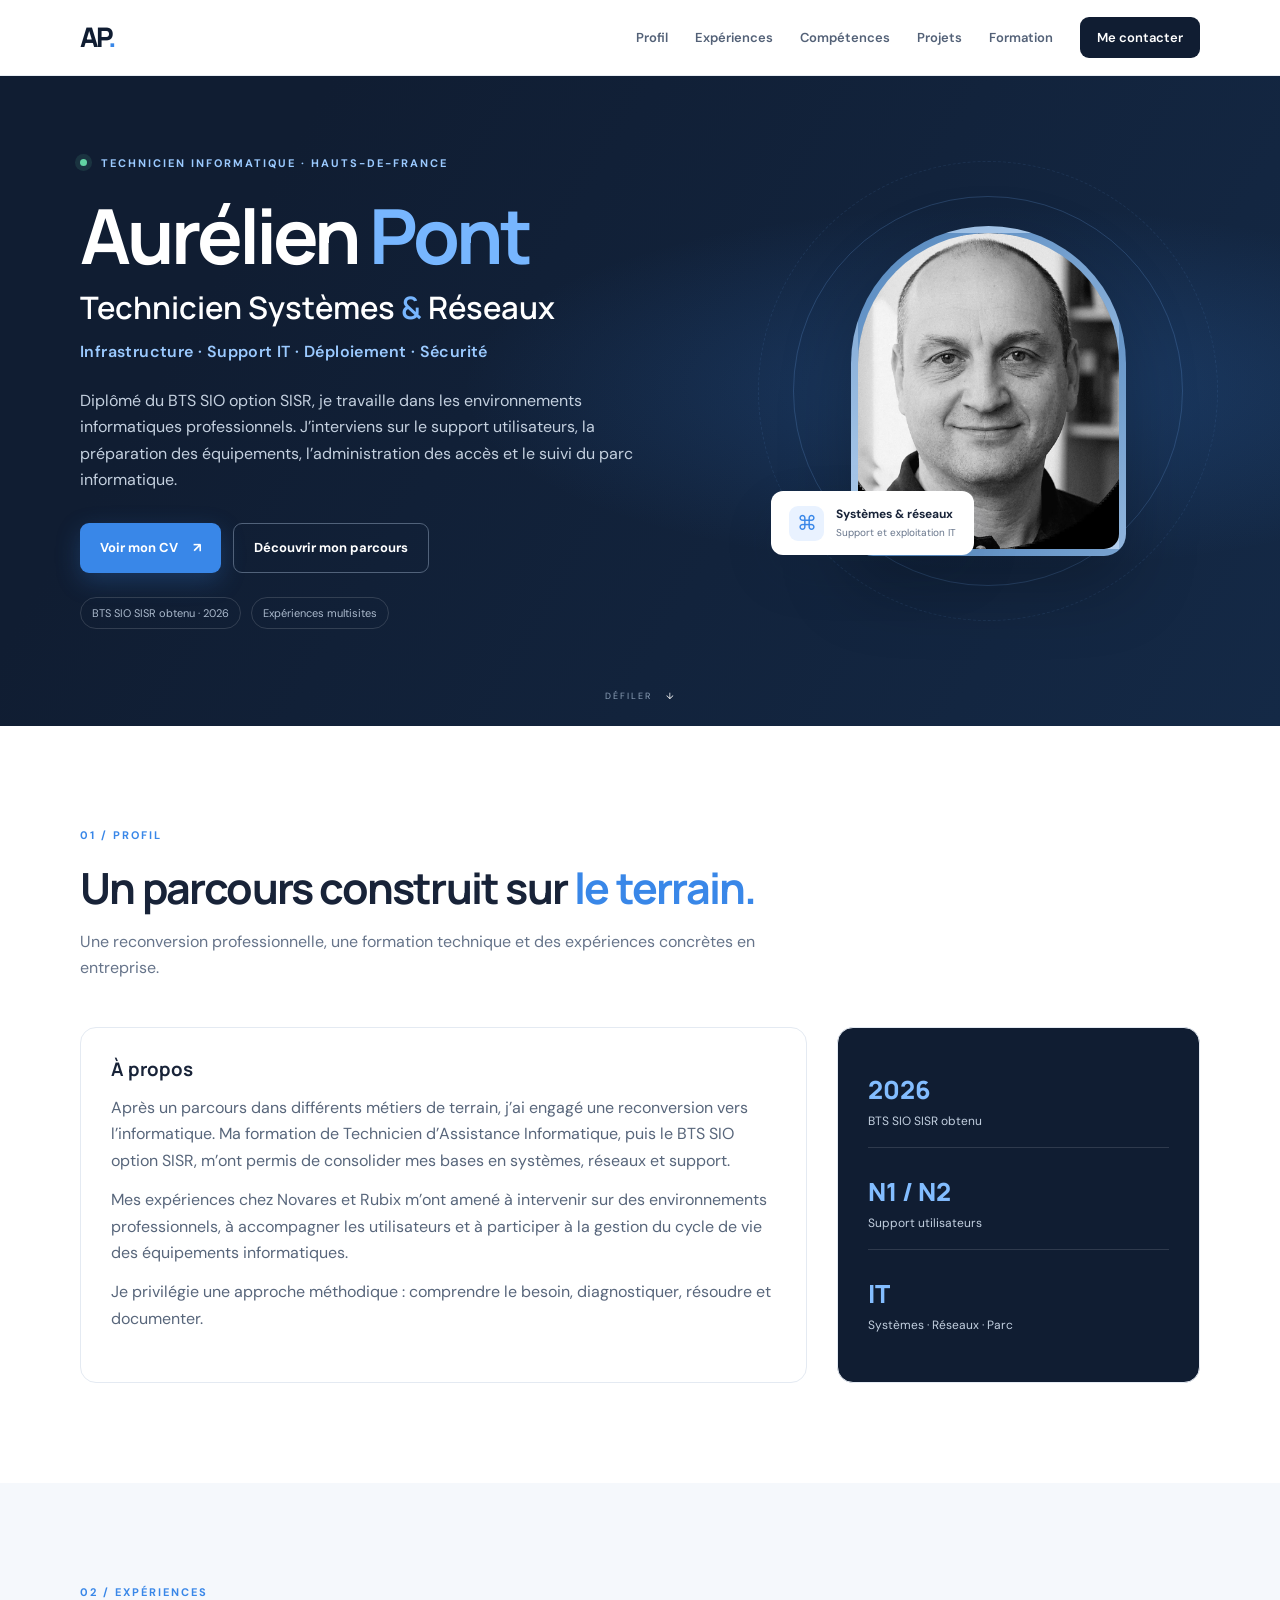
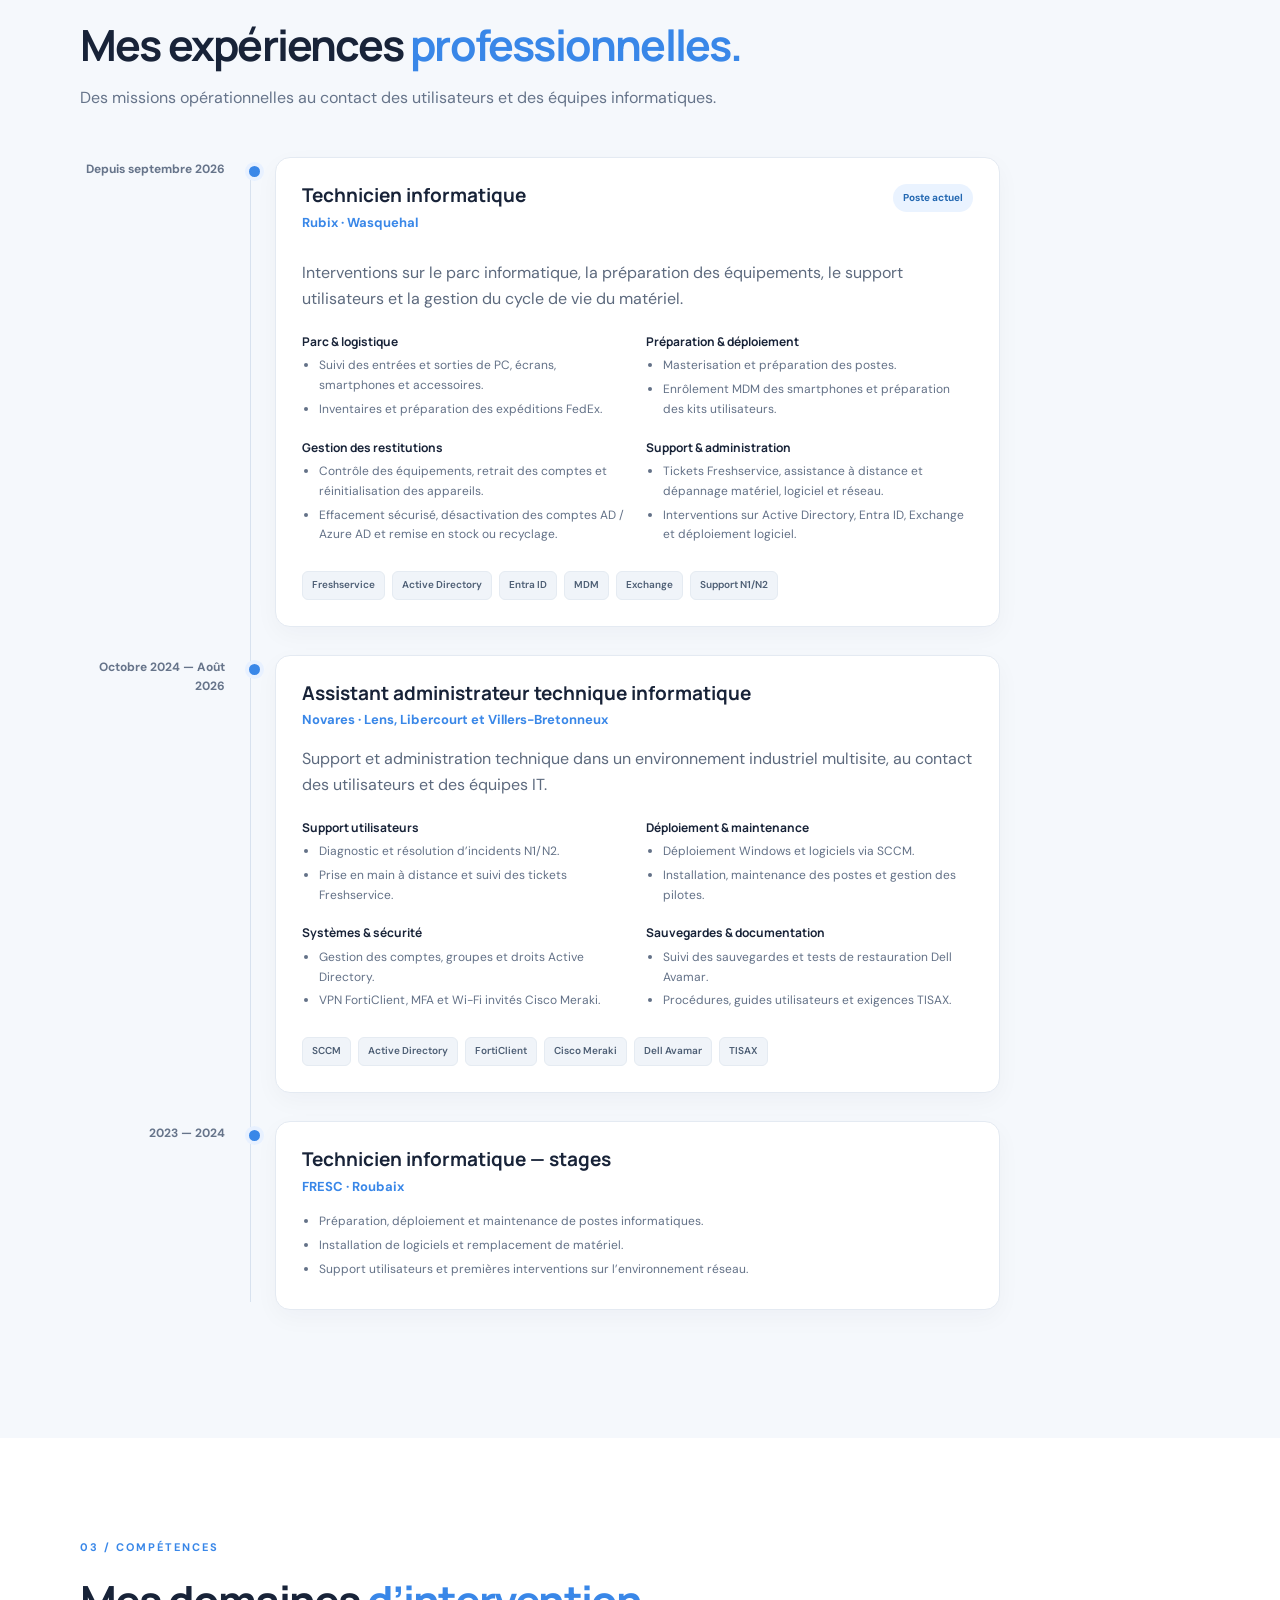
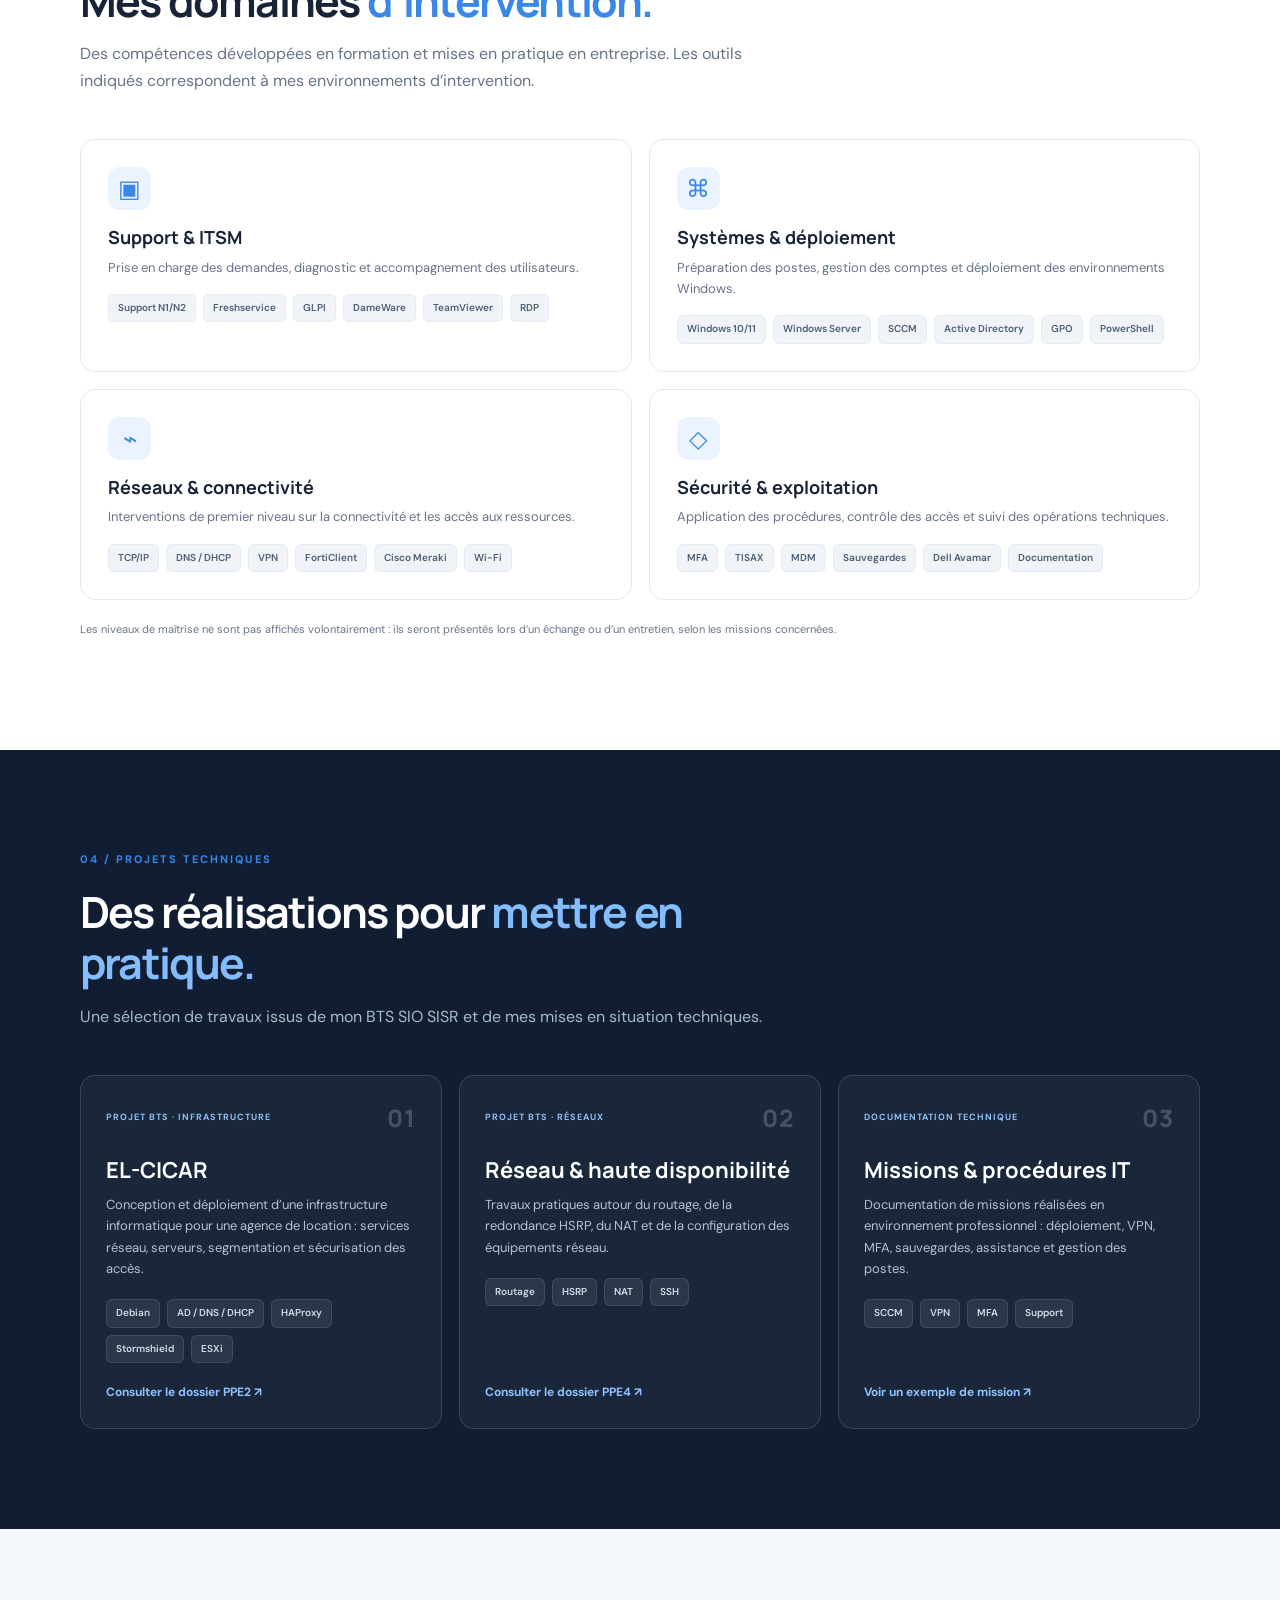
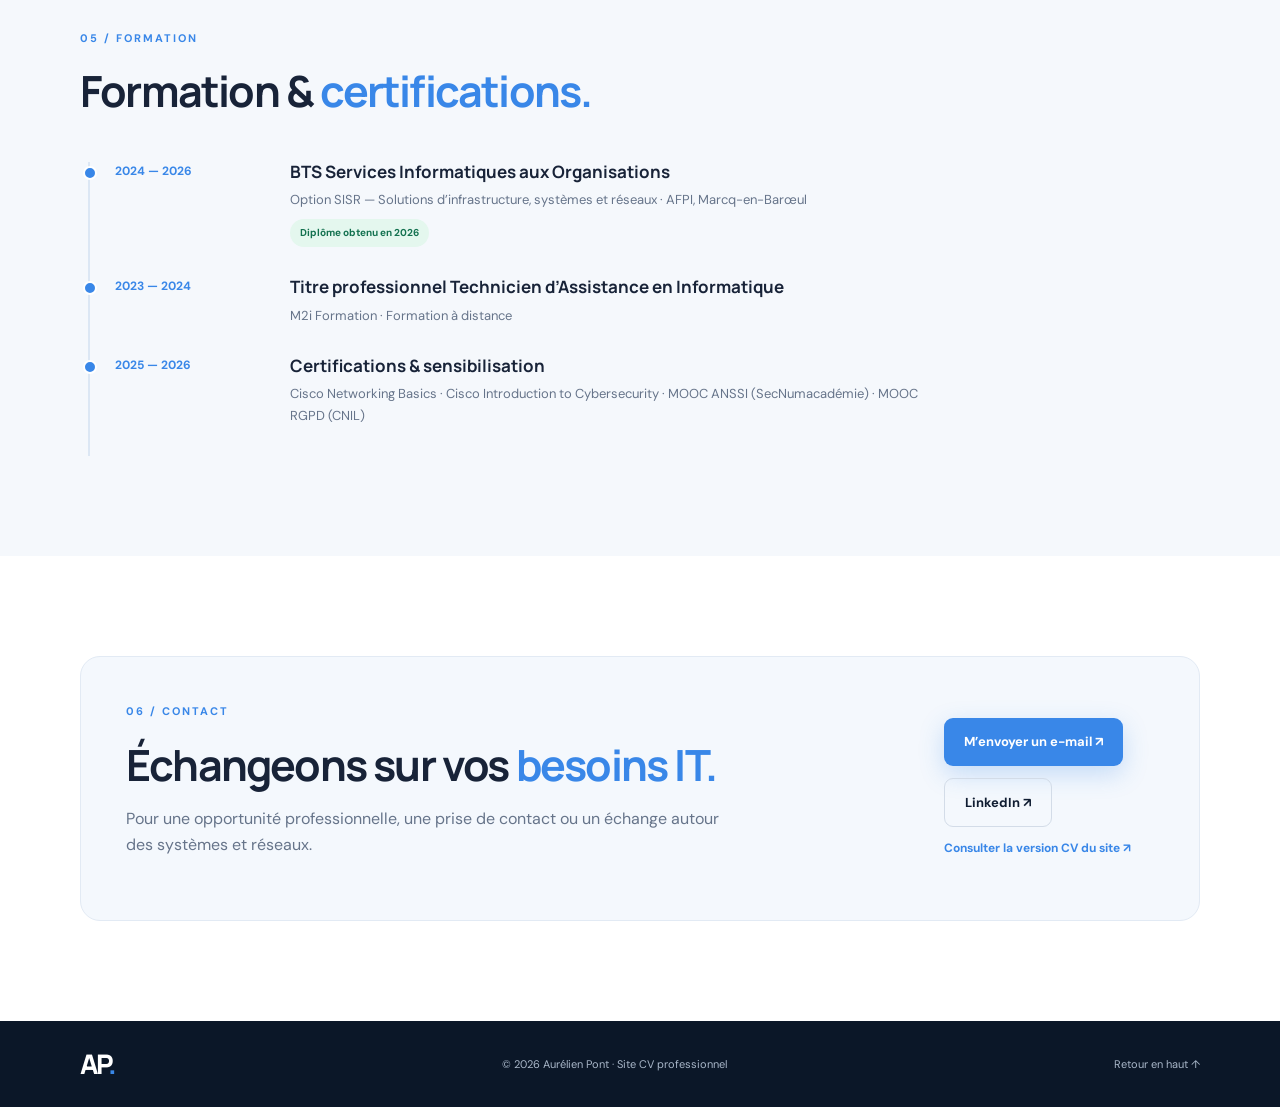
<file: index.html>
<!doctype html>
<html lang="fr">
<head>
  <meta charset="utf-8"><meta name="viewport" content="width=device-width, initial-scale=1">
  <meta name="description" content="Aurélien Pont, technicien systèmes et réseaux. Expériences chez Rubix et Novares, support informatique, systèmes, réseaux et sécurité.">
  <meta name="theme-color" content="#101d32">
  <title>Aurélien Pont — Technicien Systèmes & Réseaux</title>
  <link rel="preconnect" href="https://fonts.googleapis.com"><link rel="preconnect" href="https://fonts.gstatic.com" crossorigin>
  <link href="https://fonts.googleapis.com/css2?family=DM+Sans:wght@400;500;600;700&family=Manrope:wght@400;500;600;700;800&display=swap" rel="stylesheet">
  <link rel="stylesheet" href="assets/css/style.css">
</head>
<body>
<header class="header"><a class="brand" href="#accueil">AP<span>.</span></a><button class="menu-toggle" aria-label="Ouvrir le menu" aria-expanded="false">☰</button><nav class="nav"><a href="#profil">Profil</a><a href="#experiences">Expériences</a><a href="#competences">Compétences</a><a href="#projets">Projets</a><a href="#formation">Formation</a><a class="nav-cta" href="#contact">Me contacter</a></nav></header>
<main>
<section class="hero" id="accueil"><div class="hero-bg"></div><div class="container hero-grid"><div class="hero-copy"><p class="eyebrow"><span class="status-dot"></span> TECHNICIEN INFORMATIQUE · HAUTS-DE-FRANCE</p><h1>Aurélien <span>Pont</span></h1><h2>Technicien Systèmes <span>&</span> Réseaux</h2><p class="hero-lead">Infrastructure · Support IT · Déploiement · Sécurité</p><p class="hero-text">Diplômé du BTS SIO option SISR, je travaille dans les environnements informatiques professionnels. J’interviens sur le support utilisateurs, la préparation des équipements, l’administration des accès et le suivi du parc informatique.</p><div class="hero-actions"><a class="btn btn-primary" href="cv.html">Voir mon CV <span>↗</span></a><a class="btn btn-ghost" href="#experiences">Découvrir mon parcours</a></div><div class="hero-tags"><span>BTS SIO SISR obtenu · 2026</span><span>Expériences multisites</span></div></div><div class="hero-visual"><div class="photo-frame"><img src="assets/images/aurelien-pont.jpg" alt="Portrait d’Aurélien Pont" onerror="this.style.display='none'"><div class="photo-fallback">AP</div></div><div class="floating-card"><span class="card-icon">⌘</span><div><strong>Systèmes & réseaux</strong><small>Support et exploitation IT</small></div></div><div class="orbit orbit-one"></div><div class="orbit orbit-two"></div></div></div><a class="scroll-hint" href="#profil">DÉFILER <span>↓</span></a></section>
<section class="section" id="profil"><div class="container"><div class="section-heading"><p class="eyebrow">01 / PROFIL</p><h2>Un parcours construit sur <span>le terrain.</span></h2><p>Une reconversion professionnelle, une formation technique et des expériences concrètes en entreprise.</p></div><div class="profile-grid"><article class="profile-main"><h3>À propos</h3><p>Après un parcours dans différents métiers de terrain, j’ai engagé une reconversion vers l’informatique. Ma formation de Technicien d’Assistance Informatique, puis le BTS SIO option SISR, m’ont permis de consolider mes bases en systèmes, réseaux et support.</p><p>Mes expériences chez Novares et Rubix m’ont amené à intervenir sur des environnements professionnels, à accompagner les utilisateurs et à participer à la gestion du cycle de vie des équipements informatiques.</p><p>Je privilégie une approche méthodique : comprendre le besoin, diagnostiquer, résoudre et documenter.</p></article><aside class="profile-aside"><div class="fact"><span class="fact-number">2026</span><span class="fact-label">BTS SIO SISR obtenu</span></div><div class="fact"><span class="fact-number">N1 / N2</span><span class="fact-label">Support utilisateurs</span></div><div class="fact"><span class="fact-number">IT</span><span class="fact-label">Systèmes · Réseaux · Parc</span></div></aside></div></div></section>
<section class="section section-soft" id="experiences"><div class="container"><div class="section-heading"><p class="eyebrow">02 / EXPÉRIENCES</p><h2>Mes expériences <span>professionnelles.</span></h2><p>Des missions opérationnelles au contact des utilisateurs et des équipes informatiques.</p></div><div class="timeline">
<article class="timeline-item current"><div class="timeline-date">Depuis septembre 2026</div><div class="timeline-card"><div class="company-line"><div><h3>Technicien informatique</h3><p class="company">Rubix · Wasquehal</p></div><span class="pill">Poste actuel</span></div><p>Interventions sur le parc informatique, la préparation des équipements, le support utilisateurs et la gestion du cycle de vie du matériel.</p><div class="mission-grid"><div><h4>Parc & logistique</h4><ul><li>Suivi des entrées et sorties de PC, écrans, smartphones et accessoires.</li><li>Inventaires et préparation des expéditions FedEx.</li></ul></div><div><h4>Préparation & déploiement</h4><ul><li>Masterisation et préparation des postes.</li><li>Enrôlement MDM des smartphones et préparation des kits utilisateurs.</li></ul></div><div><h4>Gestion des restitutions</h4><ul><li>Contrôle des équipements, retrait des comptes et réinitialisation des appareils.</li><li>Effacement sécurisé, désactivation des comptes AD / Azure AD et remise en stock ou recyclage.</li></ul></div><div><h4>Support & administration</h4><ul><li>Tickets Freshservice, assistance à distance et dépannage matériel, logiciel et réseau.</li><li>Interventions sur Active Directory, Entra ID, Exchange et déploiement logiciel.</li></ul></div></div><div class="chips"><span>Freshservice</span><span>Active Directory</span><span>Entra ID</span><span>MDM</span><span>Exchange</span><span>Support N1/N2</span></div></div></article>
<article class="timeline-item"><div class="timeline-date">Octobre 2024 — Août 2026</div><div class="timeline-card"><h3>Assistant administrateur technique informatique</h3><p class="company">Novares · Lens, Libercourt et Villers-Bretonneux</p><p>Support et administration technique dans un environnement industriel multisite, au contact des utilisateurs et des équipes IT.</p><div class="mission-grid"><div><h4>Support utilisateurs</h4><ul><li>Diagnostic et résolution d’incidents N1/N2.</li><li>Prise en main à distance et suivi des tickets Freshservice.</li></ul></div><div><h4>Déploiement & maintenance</h4><ul><li>Déploiement Windows et logiciels via SCCM.</li><li>Installation, maintenance des postes et gestion des pilotes.</li></ul></div><div><h4>Systèmes & sécurité</h4><ul><li>Gestion des comptes, groupes et droits Active Directory.</li><li>VPN FortiClient, MFA et Wi-Fi invités Cisco Meraki.</li></ul></div><div><h4>Sauvegardes & documentation</h4><ul><li>Suivi des sauvegardes et tests de restauration Dell Avamar.</li><li>Procédures, guides utilisateurs et exigences TISAX.</li></ul></div></div><div class="chips"><span>SCCM</span><span>Active Directory</span><span>FortiClient</span><span>Cisco Meraki</span><span>Dell Avamar</span><span>TISAX</span></div></div></article>
<article class="timeline-item"><div class="timeline-date">2023 — 2024</div><div class="timeline-card"><h3>Technicien informatique — stages</h3><p class="company">FRESC · Roubaix</p><ul><li>Préparation, déploiement et maintenance de postes informatiques.</li><li>Installation de logiciels et remplacement de matériel.</li><li>Support utilisateurs et premières interventions sur l’environnement réseau.</li></ul></div></article>
</div></div></section>
<section class="section" id="competences"><div class="container"><div class="section-heading"><p class="eyebrow">03 / COMPÉTENCES</p><h2>Mes domaines <span>d’intervention.</span></h2><p>Des compétences développées en formation et mises en pratique en entreprise. Les outils indiqués correspondent à mes environnements d’intervention.</p></div><div class="skill-grid">
<div class="skill-card"><div class="skill-icon">▣</div><h3>Support & ITSM</h3><p>Prise en charge des demandes, diagnostic et accompagnement des utilisateurs.</p><div class="chips"><span>Support N1/N2</span><span>Freshservice</span><span>GLPI</span><span>DameWare</span><span>TeamViewer</span><span>RDP</span></div></div>
<div class="skill-card"><div class="skill-icon">⌘</div><h3>Systèmes & déploiement</h3><p>Préparation des postes, gestion des comptes et déploiement des environnements Windows.</p><div class="chips"><span>Windows 10/11</span><span>Windows Server</span><span>SCCM</span><span>Active Directory</span><span>GPO</span><span>PowerShell</span></div></div>
<div class="skill-card"><div class="skill-icon">⌁</div><h3>Réseaux & connectivité</h3><p>Interventions de premier niveau sur la connectivité et les accès aux ressources.</p><div class="chips"><span>TCP/IP</span><span>DNS / DHCP</span><span>VPN</span><span>FortiClient</span><span>Cisco Meraki</span><span>Wi-Fi</span></div></div>
<div class="skill-card"><div class="skill-icon">◇</div><h3>Sécurité & exploitation</h3><p>Application des procédures, contrôle des accès et suivi des opérations techniques.</p><div class="chips"><span>MFA</span><span>TISAX</span><span>MDM</span><span>Sauvegardes</span><span>Dell Avamar</span><span>Documentation</span></div></div>
</div><p class="note">Les niveaux de maîtrise ne sont pas affichés volontairement : ils seront présentés lors d’un échange ou d’un entretien, selon les missions concernées.</p></div></section>
<section class="section section-dark" id="projets"><div class="container"><div class="section-heading light"><p class="eyebrow">04 / PROJETS TECHNIQUES</p><h2>Des réalisations pour <span>mettre en pratique.</span></h2><p>Une sélection de travaux issus de mon BTS SIO SISR et de mes mises en situation techniques.</p></div><div class="project-grid"><article class="project-card"><div class="project-top"><span class="project-label">PROJET BTS · INFRASTRUCTURE</span><span class="project-symbol">01</span></div><h3>EL-CICAR</h3><p>Conception et déploiement d’une infrastructure informatique pour une agence de location : services réseau, serveurs, segmentation et sécurisation des accès.</p><div class="chips"><span>Debian</span><span>AD / DNS / DHCP</span><span>HAProxy</span><span>Stormshield</span><span>ESXi</span></div><a href="portfolio/PPE/ppe2.html" class="text-link">Consulter le dossier PPE2 ↗</a></article><article class="project-card"><div class="project-top"><span class="project-label">PROJET BTS · RÉSEAUX</span><span class="project-symbol">02</span></div><h3>Réseau & haute disponibilité</h3><p>Travaux pratiques autour du routage, de la redondance HSRP, du NAT et de la configuration des équipements réseau.</p><div class="chips"><span>Routage</span><span>HSRP</span><span>NAT</span><span>SSH</span></div><a href="portfolio/PPE/ppe4.html" class="text-link">Consulter le dossier PPE4 ↗</a></article><article class="project-card"><div class="project-top"><span class="project-label">DOCUMENTATION TECHNIQUE</span><span class="project-symbol">03</span></div><h3>Missions & procédures IT</h3><p>Documentation de missions réalisées en environnement professionnel : déploiement, VPN, MFA, sauvegardes, assistance et gestion des postes.</p><div class="chips"><span>SCCM</span><span>VPN</span><span>MFA</span><span>Support</span></div><a href="portfolio/mission/sccm.html" class="text-link">Voir un exemple de mission ↗</a></article></div></div></section>
<section class="section section-soft" id="formation"><div class="container"><div class="section-heading"><p class="eyebrow">05 / FORMATION</p><h2>Formation & <span>certifications.</span></h2></div><div class="education-list"><div class="education-item"><span class="edu-year">2024 — 2026</span><div><h3>BTS Services Informatiques aux Organisations</h3><p>Option SISR — Solutions d’infrastructure, systèmes et réseaux · AFPI, Marcq-en-Barœul</p><span class="pill pill-green">Diplôme obtenu en 2026</span></div></div><div class="education-item"><span class="edu-year">2023 — 2024</span><div><h3>Titre professionnel Technicien d’Assistance en Informatique</h3><p>M2i Formation · Formation à distance</p></div></div><div class="education-item"><span class="edu-year">2025 — 2026</span><div><h3>Certifications & sensibilisation</h3><p>Cisco Networking Basics · Cisco Introduction to Cybersecurity · MOOC ANSSI (SecNumacadémie) · MOOC RGPD (CNIL)</p></div></div></div></div></section>
<section class="section" id="contact"><div class="container contact-panel"><div><p class="eyebrow">06 / CONTACT</p><h2>Échangeons sur vos <span>besoins IT.</span></h2><p>Pour une opportunité professionnelle, une prise de contact ou un échange autour des systèmes et réseaux.</p></div><div class="contact-actions"><a class="btn btn-primary" href="mailto:aurelienpont@gmail.com">M’envoyer un e-mail ↗</a><a class="btn btn-outline" href="https://www.linkedin.com/in/aurelienpont" target="_blank" rel="noopener">LinkedIn ↗</a><a class="text-link" href="cv.html">Consulter la version CV du site ↗</a></div></div></section>
</main><footer class="footer"><div class="container footer-inner"><a class="brand" href="#accueil">AP<span>.</span></a><p>© <span id="year"></span> Aurélien Pont · Site CV professionnel</p><a href="#accueil">Retour en haut ↑</a></div></footer>
<script src="assets/js/main.js"></script>
</body></html>
</file>
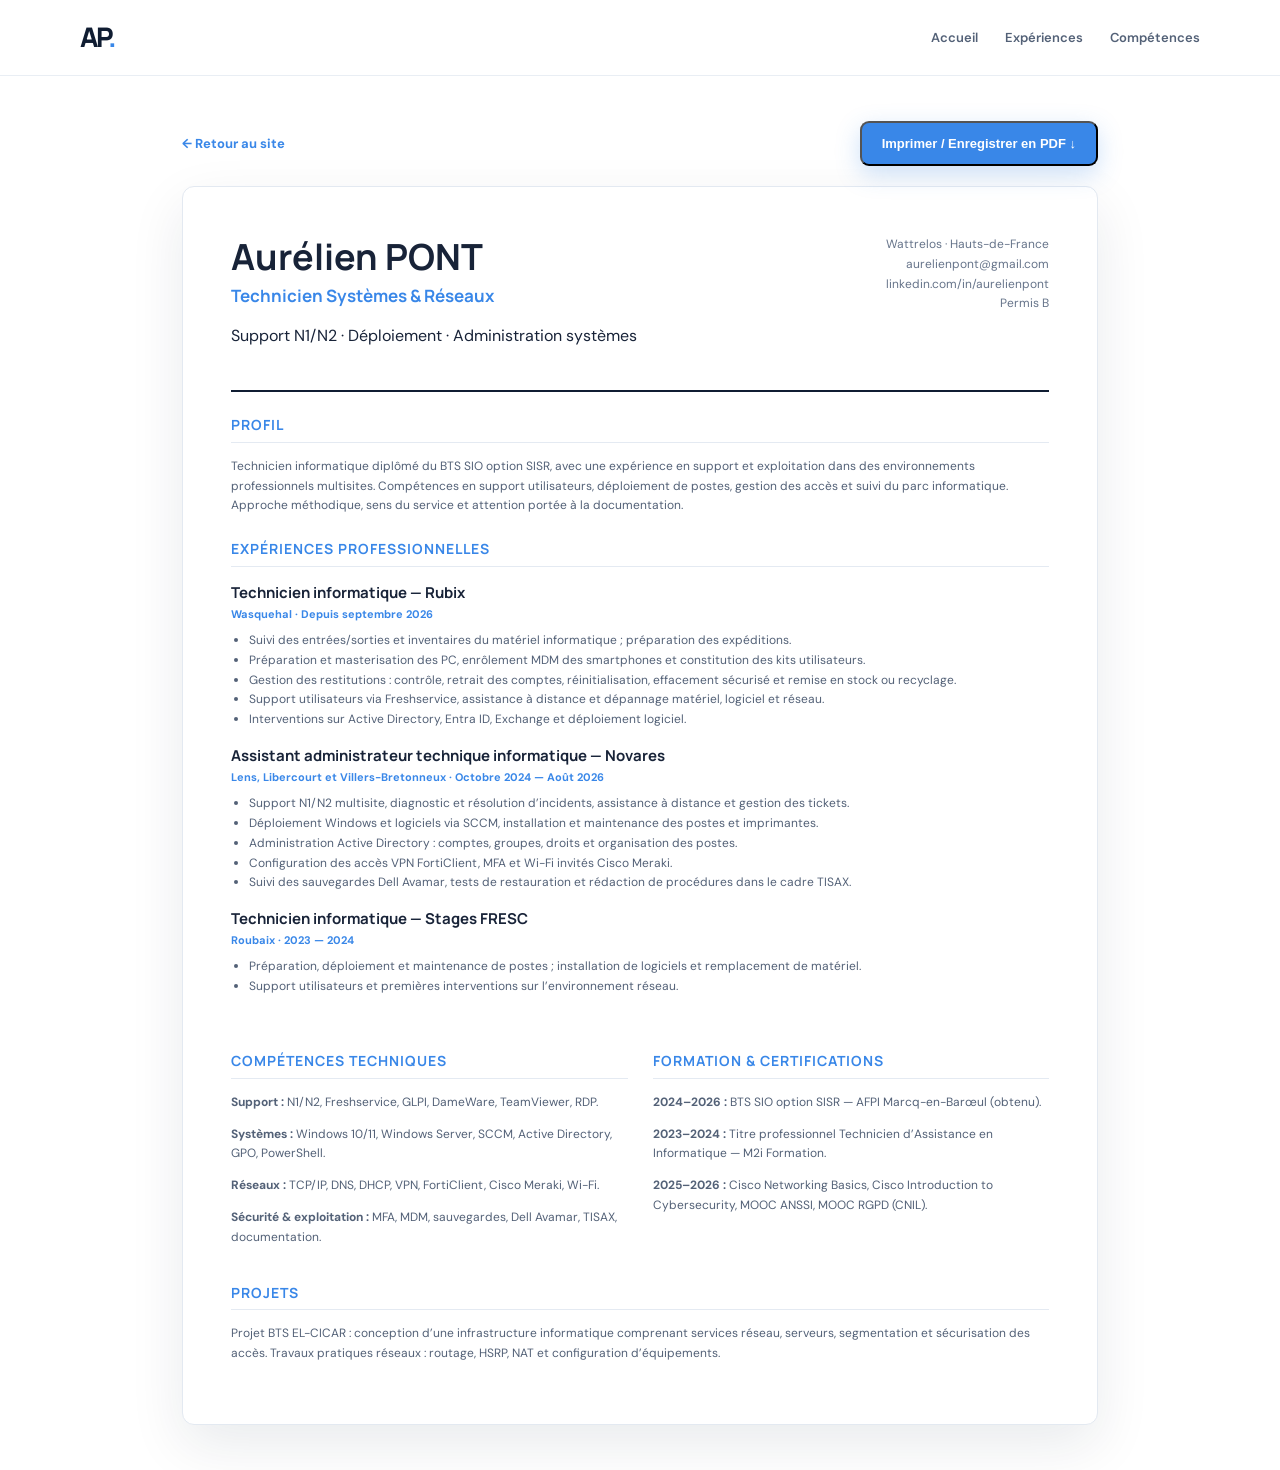
<file: cv.html>
<!doctype html><html lang="fr"><head><meta charset="utf-8"><meta name="viewport" content="width=device-width,initial-scale=1"><title>CV — Aurélien Pont</title><link href="https://fonts.googleapis.com/css2?family=DM+Sans:wght@400;500;600;700&family=Manrope:wght@600;700;800&display=swap" rel="stylesheet"><link rel="stylesheet" href="assets/css/style.css"><style>.cv-wrap{max-width:960px;margin:45px auto;padding:0 22px}.cv-sheet{background:#fff;border:1px solid #e3e9f1;box-shadow:var(--shadow);border-radius:12px;padding:48px}.cv-head{display:flex;justify-content:space-between;gap:30px;border-bottom:2px solid var(--navy);padding-bottom:25px}.cv-head h1{font-size:36px;margin:0}.cv-head h2{font-size:17px;color:var(--blue);margin:8px 0}.cv-contact{text-align:right;color:var(--muted);font-size:12px}.cv-section{margin-top:25px}.cv-section h3{font-size:14px;letter-spacing:1px;color:var(--blue);text-transform:uppercase;border-bottom:1px solid var(--line);padding-bottom:8px}.cv-job{margin:17px 0}.cv-job h4{margin:0;font-size:15px}.cv-meta{font-size:11px;color:var(--blue);font-weight:700;margin:3px 0 8px}.cv-job p,.cv-job li,.cv-section p{font-size:12px;color:#536177}.cv-job ul{padding-left:18px;margin:5px 0}.cv-columns{display:grid;grid-template-columns:1fr 1fr;gap:25px}.cv-actions{display:flex;justify-content:space-between;align-items:center;margin-bottom:20px}.cv-actions a{color:var(--blue);font-size:13px;font-weight:700}@media(max-width:650px){.cv-sheet{padding:24px}.cv-head{display:block}.cv-contact{text-align:left;margin-top:15px}.cv-columns{grid-template-columns:1fr}.cv-head h1{font-size:29px}}@media print{body{background:#fff}.header,.footer,.cv-actions{display:none!important}.cv-wrap{margin:0;padding:0;max-width:none}.cv-sheet{border:0;box-shadow:none;border-radius:0;padding:10mm}.cv-section,.cv-job{break-inside:avoid}@page{size:A4;margin:10mm}}
</style></head><body><header class="header"><a class="brand" href="index.html">AP<span>.</span></a><nav class="nav"><a href="index.html">Accueil</a><a href="index.html#experiences">Expériences</a><a href="index.html#competences">Compétences</a></nav></header><main class="cv-wrap"><div class="cv-actions"><a href="index.html">← Retour au site</a><button class="btn btn-primary" onclick="window.print()">Imprimer / Enregistrer en PDF ↓</button></div><article class="cv-sheet"><div class="cv-head"><div><h1>Aurélien PONT</h1><h2>Technicien Systèmes & Réseaux</h2><p>Support N1/N2 · Déploiement · Administration systèmes</p></div><div class="cv-contact">Wattrelos · Hauts-de-France<br><a href="mailto:aurelienpont@gmail.com">aurelienpont@gmail.com</a><br><a href="https://www.linkedin.com/in/aurelienpont">linkedin.com/in/aurelienpont</a><br>Permis B</div></div>
<section class="cv-section"><h3>Profil</h3><p>Technicien informatique diplômé du BTS SIO option SISR, avec une expérience en support et exploitation dans des environnements professionnels multisites. Compétences en support utilisateurs, déploiement de postes, gestion des accès et suivi du parc informatique. Approche méthodique, sens du service et attention portée à la documentation.</p></section>
<section class="cv-section"><h3>Expériences professionnelles</h3><div class="cv-job"><h4>Technicien informatique — Rubix</h4><div class="cv-meta">Wasquehal · Depuis septembre 2026</div><ul><li>Suivi des entrées/sorties et inventaires du matériel informatique ; préparation des expéditions.</li><li>Préparation et masterisation des PC, enrôlement MDM des smartphones et constitution des kits utilisateurs.</li><li>Gestion des restitutions : contrôle, retrait des comptes, réinitialisation, effacement sécurisé et remise en stock ou recyclage.</li><li>Support utilisateurs via Freshservice, assistance à distance et dépannage matériel, logiciel et réseau.</li><li>Interventions sur Active Directory, Entra ID, Exchange et déploiement logiciel.</li></ul></div><div class="cv-job"><h4>Assistant administrateur technique informatique — Novares</h4><div class="cv-meta">Lens, Libercourt et Villers-Bretonneux · Octobre 2024 — Août 2026</div><ul><li>Support N1/N2 multisite, diagnostic et résolution d’incidents, assistance à distance et gestion des tickets.</li><li>Déploiement Windows et logiciels via SCCM, installation et maintenance des postes et imprimantes.</li><li>Administration Active Directory : comptes, groupes, droits et organisation des postes.</li><li>Configuration des accès VPN FortiClient, MFA et Wi-Fi invités Cisco Meraki.</li><li>Suivi des sauvegardes Dell Avamar, tests de restauration et rédaction de procédures dans le cadre TISAX.</li></ul></div><div class="cv-job"><h4>Technicien informatique — Stages FRESC</h4><div class="cv-meta">Roubaix · 2023 — 2024</div><ul><li>Préparation, déploiement et maintenance de postes ; installation de logiciels et remplacement de matériel.</li><li>Support utilisateurs et premières interventions sur l’environnement réseau.</li></ul></div></section>
<div class="cv-columns"><section class="cv-section"><h3>Compétences techniques</h3><p><b>Support :</b> N1/N2, Freshservice, GLPI, DameWare, TeamViewer, RDP.</p><p><b>Systèmes :</b> Windows 10/11, Windows Server, SCCM, Active Directory, GPO, PowerShell.</p><p><b>Réseaux :</b> TCP/IP, DNS, DHCP, VPN, FortiClient, Cisco Meraki, Wi-Fi.</p><p><b>Sécurité & exploitation :</b> MFA, MDM, sauvegardes, Dell Avamar, TISAX, documentation.</p></section><section class="cv-section"><h3>Formation & certifications</h3><p><b>2024–2026 :</b> BTS SIO option SISR — AFPI Marcq-en-Barœul (obtenu).</p><p><b>2023–2024 :</b> Titre professionnel Technicien d’Assistance en Informatique — M2i Formation.</p><p><b>2025–2026 :</b> Cisco Networking Basics, Cisco Introduction to Cybersecurity, MOOC ANSSI, MOOC RGPD (CNIL).</p></section></div>
<section class="cv-section"><h3>Projets</h3><p>Projet BTS EL-CICAR : conception d’une infrastructure informatique comprenant services réseau, serveurs, segmentation et sécurisation des accès. Travaux pratiques réseaux : routage, HSRP, NAT et configuration d’équipements.</p></section>
</article></main></body></html>
</file>
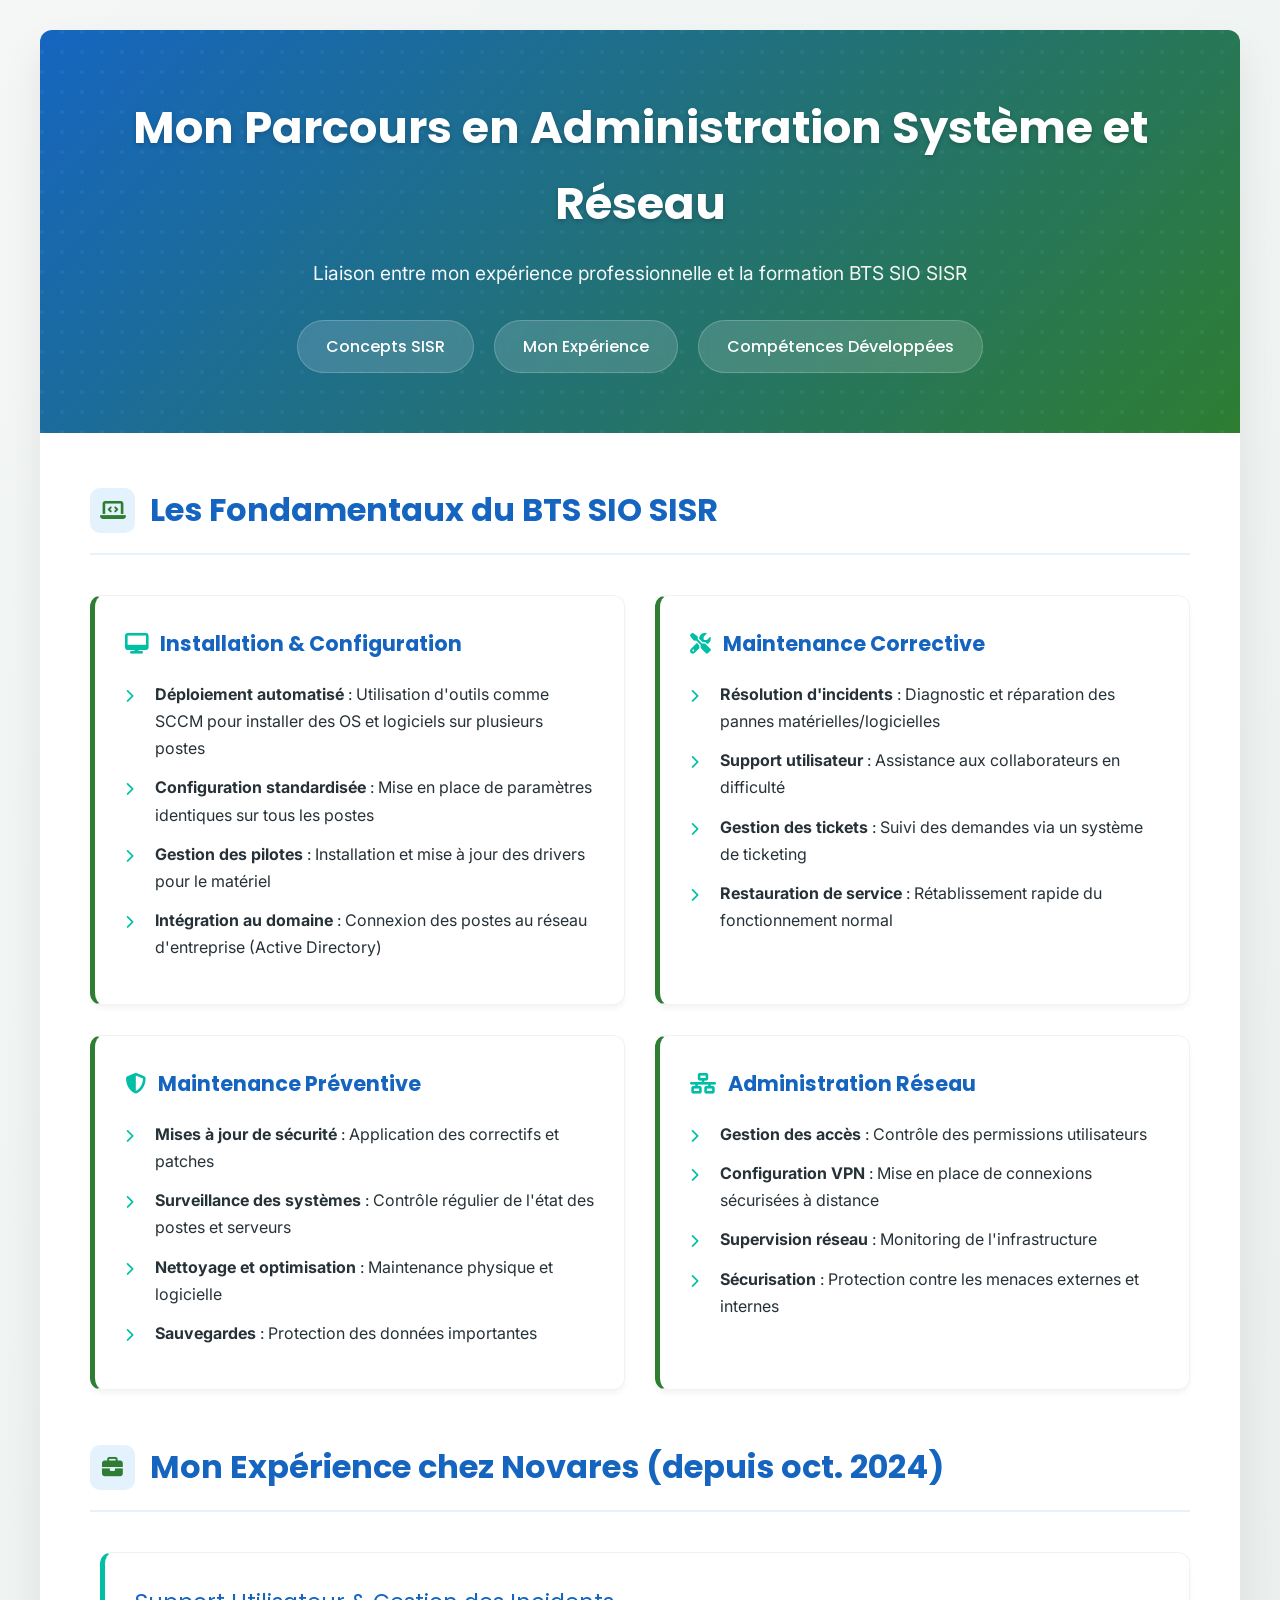
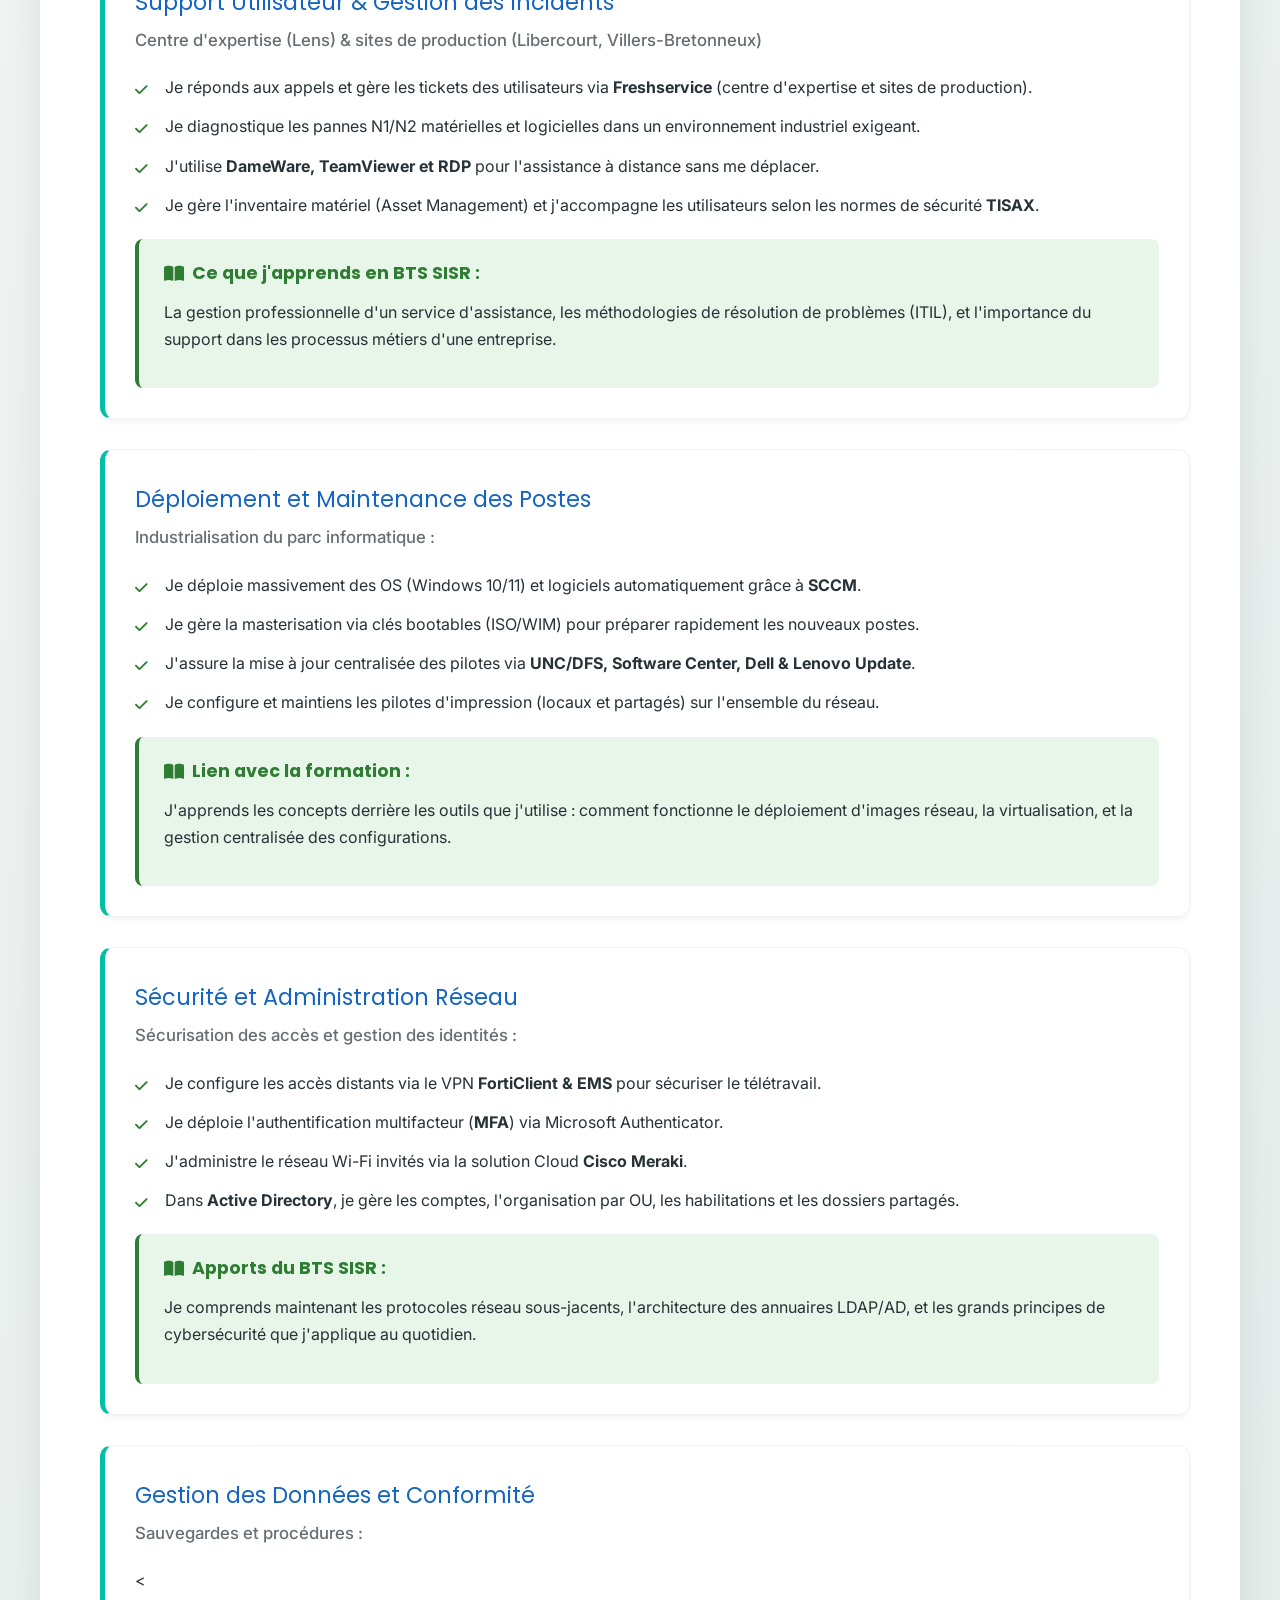
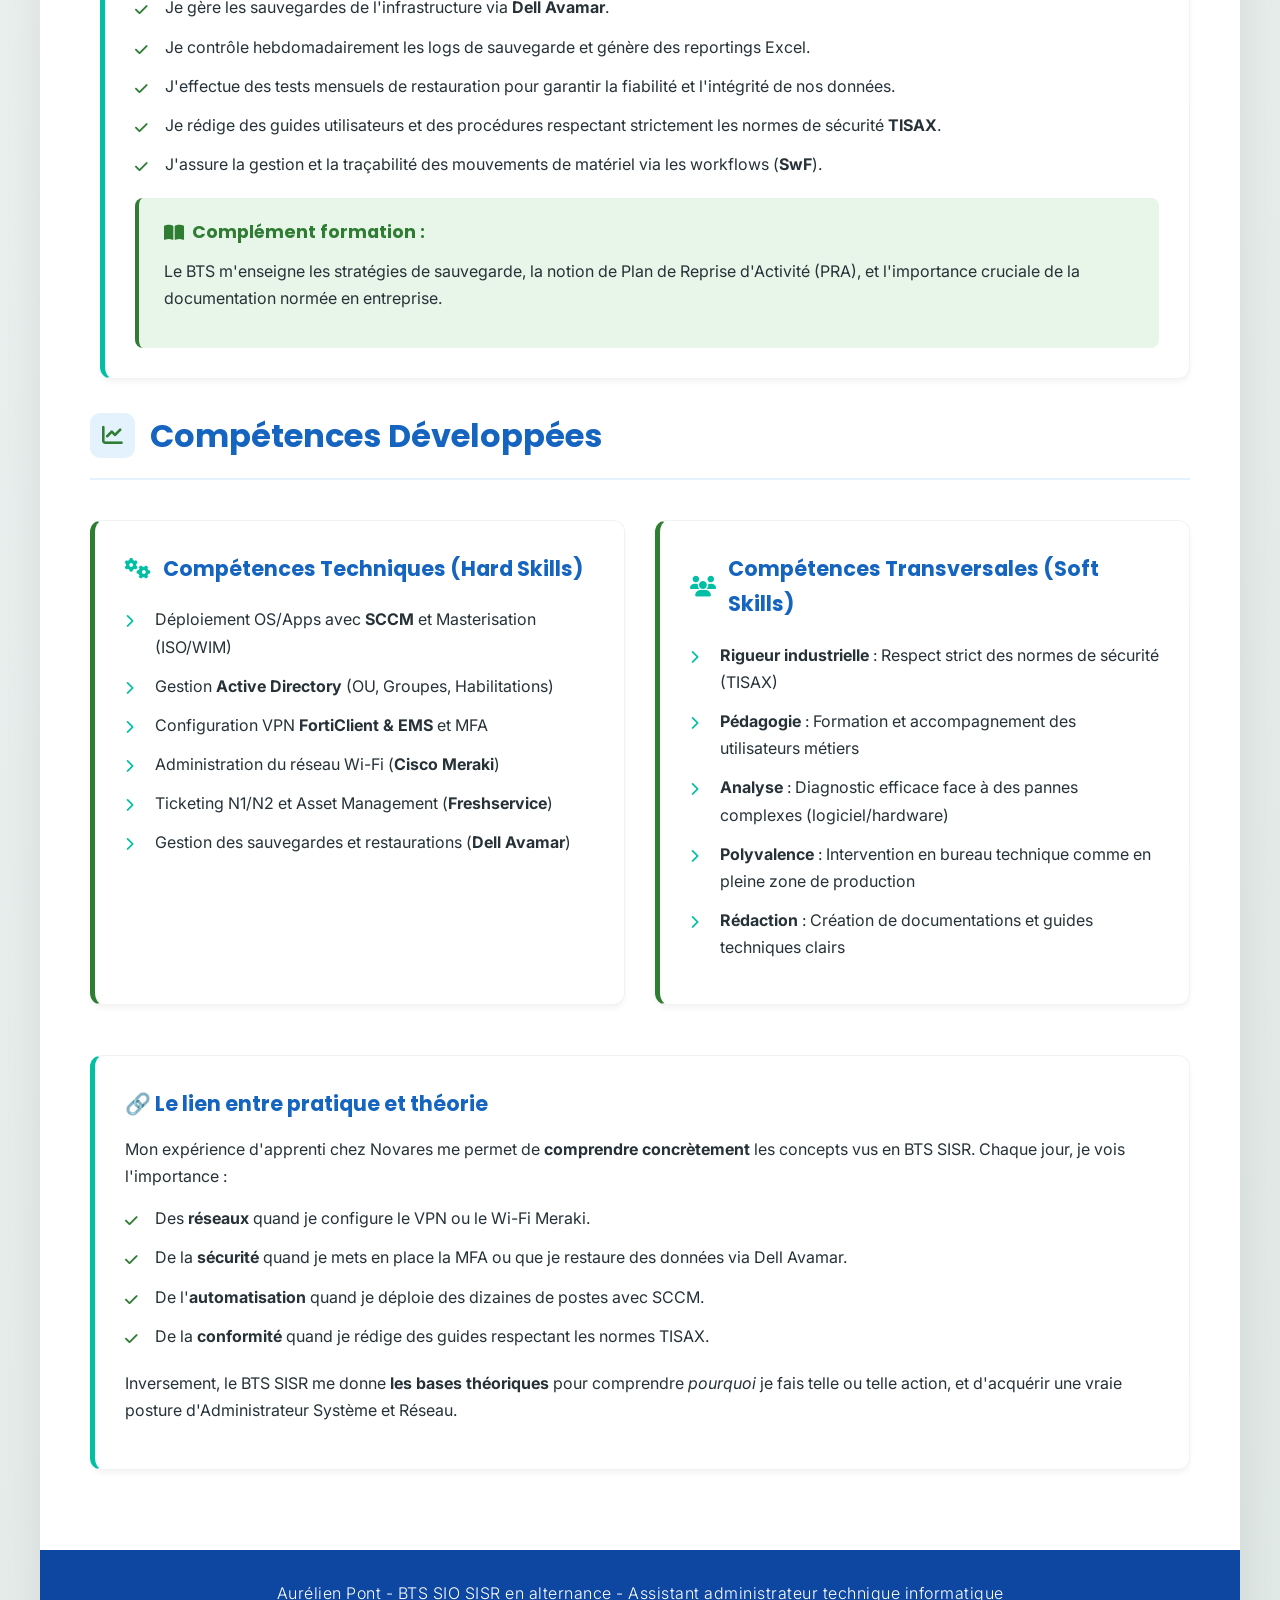
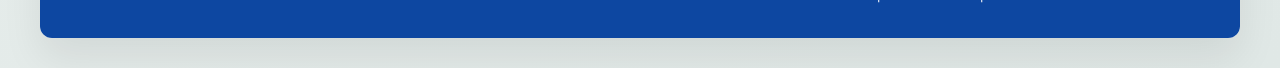
<file: portfolio/mission/parcours-sisr.html>
<!DOCTYPE html>
<html lang="fr">
<head>
    <meta charset="UTF-8">
    <meta name="viewport" content="width=device-width, initial-scale=1.0">
    <title>Mon Parcours SISR - Aurélien Pont</title>
    <!-- Polices & Icônes -->
    <link href="https://fonts.googleapis.com/css2?family=Inter:wght@400;500;600&family=Poppins:wght@500;600;700&display=swap" rel="stylesheet">
    <link rel="stylesheet" href="https://cdnjs.cloudflare.com/ajax/libs/font-awesome/6.4.0/css/all.min.css">
    
    <style>
        /* Variables globales modernisées */
        :root {
            --primary: #1565C0;
            --primary-dark: #0D47A1;
            --secondary: #2E7D32;
            --accent: #00BFA5;
            --light: #E3F2FD;
            --text: #263238;
            --white: #ffffff;
            --bg-gradient-1: #f4f7f6;
            --bg-gradient-2: #e0e8e6;
            --radius: 12px;
            --shadow-sm: 0 4px 6px -1px rgba(0, 0, 0, 0.05);
            --shadow-md: 0 12px 25px -5px rgba(0, 0, 0, 0.1);
            --transition: all 0.3s cubic-bezier(0.4, 0, 0.2, 1);
        }
        
        html {
            scroll-behavior: smooth;
        }

        * {
            margin: 0;
            padding: 0;
            box-sizing: border-box;
        }
        
        ::selection {
            background: var(--accent);
            color: var(--white);
        }

        body {
            font-family: 'Inter', 'Segoe UI', Tahoma, Geneva, Verdana, sans-serif;
            line-height: 1.7;
            color: var(--text);
            background: linear-gradient(135deg, var(--bg-gradient-1), var(--bg-gradient-2));
            padding: 30px 20px;
        }
        
        h1, h2, h3, h4, .exp-title, .nav-btn {
            font-family: 'Poppins', 'Segoe UI', sans-serif;
        }

        .container {
            max-width: 1200px;
            margin: 0 auto;
            background: var(--white);
            border-radius: var(--radius);
            box-shadow: 0 20px 40px rgba(0,0,0,0.08);
            overflow: hidden;
        }
        
        header {
            background: linear-gradient(135deg, var(--primary), var(--secondary));
            position: relative;
            color: white;
            padding: 60px 20px;
            text-align: center;
            overflow: hidden;
        }

        /* Motif subtil en arrière-plan du header */
        header::before {
            content: '';
            position: absolute;
            top: 0; left: 0; right: 0; bottom: 0;
            background: url('data:image/svg+xml;utf8,<svg width="20" height="20" viewBox="0 0 20 20" xmlns="http://www.w3.org/2000/svg"><circle cx="2" cy="2" r="2" fill="rgba(255,255,255,0.05)"/></svg>');
            pointer-events: none;
        }

        .header-content {
            position: relative;
            z-index: 1;
        }

        .header-content h1 {
            font-size: 2.8em;
            margin-bottom: 15px;
            text-shadow: 0 2px 5px rgba(0,0,0,0.2);
        }
        
        .header-content .subtitle {
            font-size: 1.2em;
            opacity: 0.95;
            font-weight: 400;
            max-width: 700px;
            margin: 0 auto;
        }
        
        .nav-buttons {
            display: flex;
            justify-content: center;
            gap: 20px;
            margin-top: 30px;
        }
        
        .nav-btn {
            padding: 12px 28px;
            background: rgba(255,255,255,0.15);
            backdrop-filter: blur(5px);
            border: 1px solid rgba(255,255,255,0.2);
            color: white;
            text-decoration: none;
            border-radius: 30px;
            font-weight: 500;
            transition: var(--transition);
        }
        
        .nav-btn:hover {
            background: rgba(255,255,255,0.3);
            transform: translateY(-3px);
            box-shadow: 0 8px 20px rgba(0,0,0,0.15);
        }
        
        .content-section {
            padding: 50px;
        }
        
        .section-title {
            color: var(--primary);
            margin-bottom: 40px;
            padding-bottom: 15px;
            border-bottom: 2px solid var(--light);
            display: flex;
            align-items: center;
            gap: 15px;
            font-size: 2em;
        }
        
        .section-title i {
            color: var(--secondary);
            background: var(--light);
            width: 45px;
            height: 45px;
            display: flex;
            align-items: center;
            justify-content: center;
            border-radius: 10px;
            font-size: 0.65em;
        }
        
        .grid-2 {
            display: grid;
            grid-template-columns: repeat(2, 1fr);
            gap: 30px;
            margin-bottom: 50px;
        }
        
        .card {
            background: var(--white);
            padding: 30px;
            border-radius: var(--radius);
            border: 1px solid rgba(0,0,0,0.05);
            border-left: 5px solid var(--secondary);
            box-shadow: var(--shadow-sm);
            transition: var(--transition);
        }
        
        .card:hover {
            transform: translateY(-5px);
            box-shadow: var(--shadow-md);
        }
        
        .card h3 {
            color: var(--primary);
            margin-bottom: 20px;
            display: flex;
            align-items: center;
            gap: 12px;
            font-size: 1.3em;
        }
        
        .card h3 i {
            color: var(--accent);
        }
        
        .card ul {
            list-style-type: none;
            padding-left: 0;
        }
        
        .card li {
            margin-bottom: 12px;
            padding-left: 30px;
            position: relative;
        }
        
        .card li::before {
            content: "\f054"; /* chevron-right FontAwesome */
            font-family: "Font Awesome 6 Free";
            font-weight: 900;
            color: var(--accent);
            position: absolute;
            left: 0;
            top: 4px;
            font-size: 0.85em;
        }
        
        .experience-timeline {
            position: relative;
            margin-left: 10px;
        }
        
        .experience-item {
            background: var(--white);
            padding: 30px;
            margin-bottom: 30px;
            border-radius: var(--radius);
            border: 1px solid rgba(0,0,0,0.05);
            box-shadow: var(--shadow-sm);
            border-left: 5px solid var(--accent);
            transition: var(--transition);
        }
        
        .experience-item:hover {
            transform: translateX(6px);
            box-shadow: var(--shadow-md);
        }

        .experience-item h3 {
            font-size: 1.3em;
            color: var(--primary);
            margin-bottom: 15px;
        }

        .experience-item p {
            margin-bottom: 15px;
        }
        
        .exp-header {
            display: flex;
            justify-content: space-between;
            align-items: center;
            margin-bottom: 5px;
        }
        
        .exp-title {
            font-size: 1.4em;
            color: var(--primary);
        }
        
        .exp-company {
            color: var(--text);
            opacity: 0.7;
            margin-bottom: 20px;
            font-weight: 500;
            font-size: 1.05em;
        }
        
        .experience-item > ul {
            list-style-type: none;
            margin-bottom: 20px;
            padding-left: 0;
        }
        
        .experience-item > ul > li {
            margin-bottom: 12px;
            padding-left: 30px;
            position: relative;
        }
        
        .experience-item > ul > li::before {
            content: "\f00c"; /* check FontAwesome */
            font-family: "Font Awesome 6 Free";
            font-weight: 900;
            color: var(--secondary);
            position: absolute;
            left: 0;
            top: 4px;
            font-size: 0.9em;
        }
        
        .learning-points {
            background: #e8f5e9;
            padding: 20px 25px;
            border-radius: 8px;
            margin-top: 20px;
            border-left: 4px solid var(--secondary);
        }
        
        .learning-points h4 {
            color: var(--secondary);
            margin-bottom: 10px;
            font-size: 1.1em;
            display: flex;
            align-items: center;
            gap: 8px;
        }
        
        footer {
            background: var(--primary-dark);
            color: white;
            text-align: center;
            padding: 30px 20px;
            font-weight: 300;
            letter-spacing: 0.5px;
        }

        /* --- STYLES BOUTON RETOUR AU PORTFOLIO --- */
        .back-to-top {
            position: fixed;
            bottom: 30px;
            right: 30px; /* Déplacé à DROITE */
            background: linear-gradient(135deg, var(--primary), var(--secondary)); /* Dégradé comme l'en-tête */
            color: white; /* Texte en blanc */
            padding: 12px 24px;
            border-radius: 30px;
            text-decoration: none;
            font-weight: 600;
            font-family: 'Poppins', sans-serif;
            box-shadow: 0 4px 15px rgba(0,0,0,0.2);
            opacity: 0;
            visibility: hidden;
            transform: translateY(20px);
            transition: var(--transition);
            z-index: 1000;
            display: flex;
            align-items: center;
            gap: 8px;
            border: 1px solid rgba(255,255,255,0.2);
        }

        .back-to-top.show {
            opacity: 1;
            visibility: visible;
            transform: translateY(0);
        }

        .back-to-top:hover {
            transform: translateY(-3px);
            box-shadow: 0 8px 25px rgba(46, 125, 50, 0.4);
            color: white;
            filter: brightness(1.1); /* Rend le dégradé légèrement plus clair au survol */
        }

        /* Adaptabilité Mobile */
        @media (max-width: 768px) {
            body { padding: 10px; }
            .grid-2 { grid-template-columns: 1fr; }
            .nav-buttons {
                flex-direction: column;
                align-items: stretch;
            }
            .nav-btn { text-align: center; }
            .content-section { padding: 30px 20px; }
            .header-content h1 { font-size: 2.2em; }
            
            /* Ajustement du bouton retour sur mobile (fixé en bas à droite) */
            .back-to-top {
                bottom: 20px;
                right: 20px;
                left: auto;
                transform: translateY(20px);
                font-size: 0.9em;
                padding: 10px 18px;
                width: auto;
            }
            .back-to-top.show {
                transform: translateY(0);
            }
        }
    </style>
</head>
<body>
    <div class="container">
        <header>
            <div class="header-content">
                <h1>Mon Parcours en Administration Système et Réseau</h1>
                <p class="subtitle">Liaison entre mon expérience professionnelle et la formation BTS SIO SISR</p>
                <div class="nav-buttons">
                    <a href="#concepts" class="nav-btn">Concepts SISR</a>
                    <a href="#experience" class="nav-btn">Mon Expérience</a>
                    <a href="#competences" class="nav-btn">Compétences Développées</a>
                </div>
            </div>
        </header>
        
        <div class="content-section">
            <section id="concepts">
                <h2 class="section-title"><i class="fas fa-laptop-code"></i> Les Fondamentaux du BTS SIO SISR</h2>
                
                <div class="grid-2">
                    <div class="card">
                        <h3><i class="fas fa-desktop"></i> Installation & Configuration</h3>
                        <ul>
                            <li><strong>Déploiement automatisé</strong> : Utilisation d'outils comme SCCM pour installer des OS et logiciels sur plusieurs postes</li>
                            <li><strong>Configuration standardisée</strong> : Mise en place de paramètres identiques sur tous les postes</li>
                            <li><strong>Gestion des pilotes</strong> : Installation et mise à jour des drivers pour le matériel</li>
                            <li><strong>Intégration au domaine</strong> : Connexion des postes au réseau d'entreprise (Active Directory)</li>
                        </ul>
                    </div>
                    
                    <div class="card">
                        <h3><i class="fas fa-tools"></i> Maintenance Corrective</h3>
                        <ul>
                            <li><strong>Résolution d'incidents</strong> : Diagnostic et réparation des pannes matérielles/logicielles</li>
                            <li><strong>Support utilisateur</strong> : Assistance aux collaborateurs en difficulté</li>
                            <li><strong>Gestion des tickets</strong> : Suivi des demandes via un système de ticketing</li>
                            <li><strong>Restauration de service</strong> : Rétablissement rapide du fonctionnement normal</li>
                        </ul>
                    </div>
                    
                    <div class="card">
                        <h3><i class="fas fa-shield-alt"></i> Maintenance Préventive</h3>
                        <ul>
                            <li><strong>Mises à jour de sécurité</strong> : Application des correctifs et patches</li>
                            <li><strong>Surveillance des systèmes</strong> : Contrôle régulier de l'état des postes et serveurs</li>
                            <li><strong>Nettoyage et optimisation</strong> : Maintenance physique et logicielle</li>
                            <li><strong>Sauvegardes</strong> : Protection des données importantes</li>
                        </ul>
                    </div>
                    
                    <div class="card">
                        <h3><i class="fas fa-network-wired"></i> Administration Réseau</h3>
                        <ul>
                            <li><strong>Gestion des accès</strong> : Contrôle des permissions utilisateurs</li>
                            <li><strong>Configuration VPN</strong> : Mise en place de connexions sécurisées à distance</li>
                            <li><strong>Supervision réseau</strong> : Monitoring de l'infrastructure</li>
                            <li><strong>Sécurisation</strong> : Protection contre les menaces externes et internes</li>
                        </ul>
                    </div>
                </div>
            </section>
            
            <section id="experience">
                <h2 class="section-title"><i class="fas fa-briefcase"></i> Mon Expérience chez Novares (depuis oct. 2024)</h2>
                
                <div class="experience-timeline">
                    <div class="experience-item">
                        <div class="exp-header">
                            <div class="exp-title">Support Utilisateur & Gestion des Incidents</div>
                        </div>
                        <div class="exp-company">Centre d'expertise (Lens) & sites de production (Libercourt, Villers-Bretonneux)</div>
                        <ul>
                            <li>Je réponds aux appels et gère les tickets des utilisateurs via <strong>Freshservice</strong> (centre d'expertise et sites de production).</li>
                            <li>Je diagnostique les pannes N1/N2 matérielles et logicielles dans un environnement industriel exigeant.</li>
                            <li>J'utilise <strong>DameWare, TeamViewer et RDP</strong> pour l'assistance à distance sans me déplacer.</li>
                            <li>Je gère l'inventaire matériel (Asset Management) et j'accompagne les utilisateurs selon les normes de sécurité <strong>TISAX</strong>.</li>
                        </ul>
                        
                        <div class="learning-points">
                            <h4><i class="fas fa-book-open"></i> Ce que j'apprends en BTS SISR :</h4>
                            <p>La gestion professionnelle d'un service d'assistance, les méthodologies de résolution de problèmes (ITIL), et l'importance du support dans les processus métiers d'une entreprise.</p>
                        </div>
                    </div>
                    
                    <div class="experience-item">
                        <div class="exp-header">
                            <div class="exp-title">Déploiement et Maintenance des Postes</div>
                        </div>
                        <div class="exp-company">Industrialisation du parc informatique :</div>
                        <ul>
                            <li>Je déploie massivement des OS (Windows 10/11) et logiciels automatiquement grâce à <strong>SCCM</strong>.</li>
                            <li>Je gère la masterisation via clés bootables (ISO/WIM) pour préparer rapidement les nouveaux postes.</li>
                            <li>J'assure la mise à jour centralisée des pilotes via <strong>UNC/DFS, Software Center, Dell & Lenovo Update</strong>.</li>
                            <li>Je configure et maintiens les pilotes d'impression (locaux et partagés) sur l'ensemble du réseau.</li>
                        </ul>
                        
                        <div class="learning-points">
                            <h4><i class="fas fa-book-open"></i> Lien avec la formation :</h4>
                            <p>J'apprends les concepts derrière les outils que j'utilise : comment fonctionne le déploiement d'images réseau, la virtualisation, et la gestion centralisée des configurations.</p>
                        </div>
                    </div>
                    
                    <div class="experience-item">
                        <div class="exp-header">
                            <div class="exp-title">Sécurité et Administration Réseau</div>
                        </div>
                        <div class="exp-company">Sécurisation des accès et gestion des identités :</div>
                        <ul>
                            <li>Je configure les accès distants via le VPN <strong>FortiClient & EMS</strong> pour sécuriser le télétravail.</li>
                            <li>Je déploie l'authentification multifacteur (<strong>MFA</strong>) via Microsoft Authenticator.</li>
                            <li>J'administre le réseau Wi-Fi invités via la solution Cloud <strong>Cisco Meraki</strong>.</li>
                            <li>Dans <strong>Active Directory</strong>, je gère les comptes, l'organisation par OU, les habilitations et les dossiers partagés.</li>
                        </ul>
                        
                        <div class="learning-points">
                            <h4><i class="fas fa-book-open"></i> Apports du BTS SISR :</h4>
                            <p>Je comprends maintenant les protocoles réseau sous-jacents, l'architecture des annuaires LDAP/AD, et les grands principes de cybersécurité que j'applique au quotidien.</p>
                        </div>
                    </div>
                    
                    <div class="experience-item">
                        <div class="exp-header">
                            <div class="exp-title">Gestion des Données et Conformité</div>
                        </div>
                        <div class="exp-company">Sauvegardes et procédures :</div>
                        <<ul>
                            <li>Je gère les sauvegardes de l'infrastructure via <strong>Dell Avamar</strong>.</li>
                            <li>Je contrôle hebdomadairement les logs de sauvegarde et génère des reportings Excel.</li>
                            <li>J'effectue des tests mensuels de restauration pour garantir la fiabilité et l'intégrité de nos données.</li>
                            <li>Je rédige des guides utilisateurs et des procédures respectant strictement les normes de sécurité <strong>TISAX</strong>.</li>
                            <li>J'assure la gestion et la traçabilité des mouvements de matériel via les workflows (<strong>SwF</strong>).</li>
                        </ul>                        
                        <div class="learning-points">
                            <h4><i class="fas fa-book-open"></i> Complément formation :</h4>
                            <p>Le BTS m'enseigne les stratégies de sauvegarde, la notion de Plan de Reprise d'Activité (PRA), et l'importance cruciale de la documentation normée en entreprise.</p>
                        </div>
                    </div>
                </div>
            </section>
            
            <section id="competences">
                <h2 class="section-title"><i class="fas fa-chart-line"></i> Compétences Développées</h2>
                
                <div class="grid-2">
                    <div class="card">
                        <h3><i class="fas fa-cogs"></i> Compétences Techniques (Hard Skills)</h3>
                        <ul>
                            <li>Déploiement OS/Apps avec <strong>SCCM</strong> et Masterisation (ISO/WIM)</li>
                            <li>Gestion <strong>Active Directory</strong> (OU, Groupes, Habilitations)</li>
                            <li>Configuration VPN <strong>FortiClient & EMS</strong> et MFA</li>
                            <li>Administration du réseau Wi-Fi (<strong>Cisco Meraki</strong>)</li>
                            <li>Ticketing N1/N2 et Asset Management (<strong>Freshservice</strong>)</li>
                            <li>Gestion des sauvegardes et restaurations (<strong>Dell Avamar</strong>)</li>
                        </ul>
                    </div>
                    
                    <div class="card">
                        <h3><i class="fas fa-users"></i> Compétences Transversales (Soft Skills)</h3>
                        <ul>
                            <li><strong>Rigueur industrielle</strong> : Respect strict des normes de sécurité (TISAX)</li>
                            <li><strong>Pédagogie</strong> : Formation et accompagnement des utilisateurs métiers</li>
                            <li><strong>Analyse</strong> : Diagnostic efficace face à des pannes complexes (logiciel/hardware)</li>
                            <li><strong>Polyvalence</strong> : Intervention en bureau technique comme en pleine zone de production</li>
                            <li><strong>Rédaction</strong> : Création de documentations et guides techniques clairs</li>
                        </ul>
                    </div>
                </div>
                
                <div class="experience-item" style="margin-top: 30px;">
                    <h3>🔗 Le lien entre pratique et théorie</h3>
                    <p>Mon expérience d'apprenti chez Novares me permet de <strong>comprendre concrètement</strong> les concepts vus en BTS SISR. Chaque jour, je vois l'importance :</p>
                    <ul>
                        <li>Des <strong>réseaux</strong> quand je configure le VPN ou le Wi-Fi Meraki.</li>
                        <li>De la <strong>sécurité</strong> quand je mets en place la MFA ou que je restaure des données via Dell Avamar.</li>
                        <li>De l'<strong>automatisation</strong> quand je déploie des dizaines de postes avec SCCM.</li>
                        <li>De la <strong>conformité</strong> quand je rédige des guides respectant les normes TISAX.</li>
                    </ul>
                    <p>Inversement, le BTS SISR me donne <strong>les bases théoriques</strong> pour comprendre <em>pourquoi</em> je fais telle ou telle action, et d'acquérir une vraie posture d'Administrateur Système et Réseau.</p>
                </div>
            </section>
        </div>
        
        <footer>
            <p>Aurélien Pont - BTS SIO SISR en alternance - Assistant administrateur technique informatique</p>
        </footer>
    </div>
    
  <a href="#" class="back-to-top" id="backToTop"><i class="fas fa-arrow-left"></i> Retour au portfolio</a>

<script>
    document.addEventListener('DOMContentLoaded', function () {
        const backToTopBtn = document.getElementById('backToTop');
        
        // Gestion du clic pour revenir à l'index
        backToTopBtn.addEventListener('click', function(e) {
            e.preventDefault();
            // Redirection vers index.html à l'ancre #experiences
            window.location.href = '../index.html#experiences';
        });
        
        // Affichage du bouton lors du scroll
        window.addEventListener('scroll', function() {
            if (window.scrollY > 300) {
                backToTopBtn.classList.add('show');
            } else {
                backToTopBtn.classList.remove('show');
            }
        });
    });
</script>
</body>
</html>
</file>
<file: assets/css/style.css>
:root{--navy:#101d32;--navy2:#172b48;--blue:#3987e8;--blue2:#77b6ff;--ink:#182338;--muted:#66748a;--line:#e4eaf2;--soft:#f5f8fc;--white:#fff;--green:#16845d;--shadow:0 20px 55px rgba(16,29,50,.09)}*{box-sizing:border-box}html{scroll-behavior:smooth;scroll-padding-top:88px}body{margin:0;color:var(--ink);font-family:'DM Sans',sans-serif;line-height:1.65}h1,h2,h3,h4,.brand{font-family:Manrope,sans-serif;line-height:1.2}a{color:inherit;text-decoration:none}.container{width:min(1120px,calc(100% - 44px));margin:auto}.header{height:76px;padding:0 max(22px,calc((100% - 1120px)/2));display:flex;align-items:center;justify-content:space-between;background:rgba(255,255,255,.94);backdrop-filter:blur(14px);position:sticky;top:0;z-index:20;border-bottom:1px solid rgba(228,234,242,.8)}.brand{font-weight:800;font-size:27px;letter-spacing:-2px;color:var(--navy)}.brand span{color:var(--blue)}.nav{display:flex;align-items:center;gap:27px;font-size:13px;font-weight:600;color:#536177}.nav a:hover{color:var(--blue)}.nav .nav-cta{padding:10px 17px;border-radius:9px;background:var(--navy);color:#fff}.menu-toggle{display:none;background:none;border:0;font-size:25px;color:var(--navy)}.hero{min-height:650px;background:var(--navy);color:#fff;position:relative;overflow:hidden;display:flex;align-items:center}.hero-bg{position:absolute;inset:0;background:radial-gradient(ellipse at 78% 48%,rgba(57,135,232,.23),transparent 38%),linear-gradient(120deg,#101d32 20%,#142946 100%)}.hero-grid{position:relative;display:grid;grid-template-columns:1.2fr .8fr;align-items:center;gap:60px;padding:76px 0 95px}.eyebrow{font-size:11px;font-weight:700;letter-spacing:2px;color:var(--blue);margin:0 0 18px}.hero .eyebrow{color:#9bcaff}.status-dot{display:inline-block;width:7px;height:7px;border-radius:50%;background:#62d3a3;margin:0 9px 1px 0;box-shadow:0 0 0 5px rgba(98,211,163,.12)}.hero h1{font-size:clamp(48px,7vw,76px);letter-spacing:-4px;margin:0 0 8px}.hero h1 span,.hero h2 span{color:var(--blue2)}.hero h2{font-size:clamp(22px,3vw,31px);font-weight:600;margin:0 0 13px}.hero-lead{color:#9bcaff;font-weight:600;letter-spacing:.4px;margin:0 0 22px}.hero-text{max-width:600px;color:#c4d0df;font-size:16px}.hero-actions{display:flex;gap:12px;flex-wrap:wrap;margin:30px 0 24px}.btn{display:inline-flex;align-items:center;justify-content:center;gap:15px;padding:13px 20px;border-radius:9px;font-size:13px;font-weight:700;transition:.2s}.btn:hover{transform:translateY(-2px)}.btn-primary{background:var(--blue);color:white;box-shadow:0 8px 24px rgba(57,135,232,.25)}.btn-ghost{border:1px solid #51627a;color:white}.btn-outline{border:1px solid #d3dce8;color:var(--navy)}.hero-tags{display:flex;gap:10px;flex-wrap:wrap;color:#aab9cc;font-size:11px}.hero-tags span{border:1px solid rgba(255,255,255,.14);border-radius:30px;padding:6px 11px}.hero-visual{min-height:400px;display:flex;align-items:center;justify-content:center;position:relative}.photo-frame{width:275px;height:330px;border-radius:150px 150px 24px 24px;overflow:hidden;position:relative;z-index:2;background:linear-gradient(145deg,#3a75b4,#a7c8ec);border:7px solid rgba(255,255,255,.13);box-shadow:0 30px 70px rgba(0,0,0,.25)}.photo-frame img{width:100%;height:100%;object-fit:cover;object-position:center}.photo-fallback{display:none;position:absolute;inset:0;align-items:center;justify-content:center;font:800 75px Manrope;color:#fff}.photo-frame img:not([src]),.photo-frame img[src=""]{display:none}.photo-frame img:not([src])+.photo-fallback{display:flex}.floating-card{position:absolute;z-index:3;bottom:36px;left:-5px;background:#fff;color:var(--ink);padding:14px 18px;border-radius:12px;display:flex;align-items:center;gap:12px;box-shadow:var(--shadow)}.floating-card strong,.floating-card small{display:block}.floating-card strong{font-size:12px}.floating-card small{font-size:10px;color:var(--muted)}.card-icon{width:35px;height:35px;border-radius:9px;background:#e9f2ff;color:var(--blue);display:grid;place-items:center;font-size:20px}.orbit{position:absolute;border:1px solid rgba(119,182,255,.2);border-radius:50%;width:390px;height:390px}.orbit-two{width:460px;height:460px;border-style:dashed;opacity:.5}.scroll-hint{position:absolute;bottom:22px;left:50%;transform:translateX(-50%);font-size:9px;letter-spacing:2px;color:#8fa2ba}.scroll-hint span{margin-left:10px;color:#fff}.section{padding:100px 0}.section-soft{background:var(--soft)}.section-heading{max-width:690px;margin-bottom:45px}.section-heading h2,.contact-panel h2{font-size:clamp(30px,4vw,43px);letter-spacing:-1.8px;margin:0 0 15px}.section-heading h2 span,.contact-panel h2 span{color:var(--blue)}.section-heading>p:last-child{color:var(--muted);margin:0}.profile-grid{display:grid;grid-template-columns:1.6fr .8fr;gap:30px}.profile-main,.profile-aside{background:#fff;border:1px solid var(--line);border-radius:16px;padding:30px}.profile-main h3{margin:0 0 15px}.profile-main p{color:#58667b;margin:0 0 13px}.profile-aside{display:grid;grid-template-columns:1fr;gap:12px;background:var(--navy);color:#fff}.fact{padding:14px 0;border-bottom:1px solid rgba(255,255,255,.13)}.fact:last-child{border:0}.fact-number{display:block;font:800 25px Manrope;color:#83bdff}.fact-label{font-size:12px;color:#c3d0e0}.timeline{position:relative;max-width:920px}.timeline:before{content:'';position:absolute;left:170px;top:8px;bottom:8px;width:1px;background:#d8e2ef}.timeline-item{display:grid;grid-template-columns:145px 1fr;gap:50px;position:relative;margin-bottom:28px}.timeline-item:before{content:'';position:absolute;left:165px;top:5px;width:11px;height:11px;border-radius:50%;background:var(--blue);border:4px solid #e8f1ff;z-index:1}.timeline-date{text-align:right;color:var(--muted);font-size:12px;font-weight:700;padding-top:3px}.timeline-card{background:#fff;border:1px solid var(--line);border-radius:15px;padding:26px;box-shadow:0 8px 25px rgba(16,29,50,.035)}.timeline-card h3{font-size:19px;margin:0 0 5px}.company{color:var(--blue);font-size:13px;font-weight:700;margin:0 0 15px}.timeline-card>p:not(.company){color:#5d6a7e;margin:12px 0}.company-line{display:flex;justify-content:space-between;gap:15px}.pill{font-size:10px;font-weight:700;color:#2267b1;background:#eaf3ff;padding:6px 10px;border-radius:30px;height:max-content;white-space:nowrap}.pill-green{color:#13714f;background:#e4f7ee;display:inline-block;margin-top:8px}.mission-grid{display:grid;grid-template-columns:1fr 1fr;gap:17px;margin:22px 0}.mission-grid h4{font-size:12px;margin:0 0 7px}.mission-grid ul,.timeline-card ul{margin:0;padding-left:17px;color:#637187;font-size:12px}.mission-grid li,.timeline-card li{margin:4px 0}.chips{display:flex;flex-wrap:wrap;gap:7px;margin-top:16px}.chips span{background:#f0f4f9;color:#4d5e74;border:1px solid #e5ebf2;padding:5px 9px;border-radius:6px;font-size:10px;font-weight:600}.skill-grid{display:grid;grid-template-columns:repeat(2,1fr);gap:17px}.skill-card{padding:27px;border:1px solid var(--line);border-radius:15px;background:#fff}.skill-icon{width:43px;height:43px;display:grid;place-items:center;border-radius:12px;background:#eaf3ff;color:var(--blue);font-size:24px}.skill-card h3{margin:17px 0 8px;font-size:18px}.skill-card p{margin:0;color:var(--muted);font-size:13px}.note{font-size:11px;color:var(--muted);margin-top:20px}.section-dark{background:#101d32;color:#fff}.section-heading.light>p:last-child{color:#aab9cc}.section-heading.light h2{color:#fff}.section-heading.light h2 span{color:#83bdff}.project-grid{display:grid;grid-template-columns:repeat(3,1fr);gap:17px}.project-card{padding:25px;border:1px solid rgba(255,255,255,.13);border-radius:15px;background:rgba(255,255,255,.045);display:flex;flex-direction:column;min-height:320px}.project-top{display:flex;align-items:center;justify-content:space-between;color:#90bff5;font-size:9px;letter-spacing:1px;font-weight:700}.project-symbol{font:800 24px Manrope;color:rgba(255,255,255,.2)}.project-card h3{font-size:22px;margin:23px 0 10px}.project-card p{color:#b5c2d2;font-size:13px;margin:0}.project-card .chips{margin:20px 0}.project-card .chips span{background:rgba(255,255,255,.08);border-color:rgba(255,255,255,.1);color:#d0dbea}.text-link{color:var(--blue);font-size:12px;font-weight:700;margin-top:auto}.project-card .text-link{color:#8fc2ff}.education-list{max-width:850px;border-left:2px solid #dce7f4;margin-left:8px}.education-item{display:grid;grid-template-columns:150px 1fr;gap:25px;padding:0 0 30px 25px;position:relative}.education-item:before{content:'';position:absolute;left:-7px;top:4px;width:10px;height:10px;border-radius:50%;background:var(--blue);border:2px solid #fff}.edu-year{font-size:12px;font-weight:700;color:var(--blue)}.education-item h3{font-size:17px;margin:0 0 7px}.education-item p{font-size:13px;color:var(--muted);margin:0}.contact-panel{background:#f4f8fd;border:1px solid #e2eaf4;border-radius:20px;padding:45px;display:flex;align-items:center;justify-content:space-between;gap:40px}.contact-panel>div:first-child{max-width:600px}.contact-panel p:not(.eyebrow){color:var(--muted)}.contact-actions{display:flex;flex-direction:column;align-items:flex-start;gap:12px;min-width:210px}.footer{background:#0b1728;color:#a9b7c9;padding:23px 0}.footer-inner{display:flex;align-items:center;justify-content:space-between;gap:15px}.footer .brand{color:#fff}.footer p,.footer a:last-child{font-size:11px}.footer a:last-child{color:#a9b7c9}.footer a:last-child:hover{color:#fff}
@media(max-width:850px){.nav{gap:14px}.nav a{font-size:11px}.hero-grid{gap:20px}.photo-frame{width:230px;height:290px}.timeline:before{left:130px}.timeline-item{grid-template-columns:105px 1fr;gap:50px}.timeline-item:before{left:125px}.project-grid{grid-template-columns:1fr 1fr}.project-card:last-child{grid-column:span 2}}
@media(max-width:650px){.header{height:65px}.menu-toggle{display:block}.nav{display:none;position:absolute;top:64px;left:0;right:0;padding:18px 22px 22px;background:#fff;border-bottom:1px solid var(--line);flex-direction:column;align-items:stretch;gap:13px}.nav.open{display:flex}.nav .nav-cta{text-align:center}.hero{min-height:0}.hero-grid{grid-template-columns:1fr;padding:65px 0 85px}.hero h1{font-size:55px}.hero-visual{min-height:310px;margin-top:10px}.photo-frame{width:210px;height:260px}.orbit{width:300px;height:300px}.orbit-two{width:350px;height:350px}.floating-card{left:0;bottom:15px}.section{padding:70px 0}.profile-grid{grid-template-columns:1fr}.profile-aside{grid-template-columns:repeat(3,1fr);gap:10px;padding:18px}.fact{border:0}.fact-number{font-size:20px}.timeline:before{left:7px}.timeline-item{grid-template-columns:1fr;gap:10px;padding-left:27px;margin-bottom:25px}.timeline-item:before{left:1px;top:1px}.timeline-date{text-align:left}.timeline-card{padding:20px}.mission-grid{grid-template-columns:1fr}.skill-grid,.project-grid{grid-template-columns:1fr}.project-card:last-child{grid-column:auto}.education-item{grid-template-columns:1fr;gap:5px}.contact-panel{padding:28px;display:block}.contact-actions{margin-top:25px}.footer-inner{flex-wrap:wrap}.footer p{order:3;width:100%;margin:0}.company-line{align-items:flex-start}}
</file>
